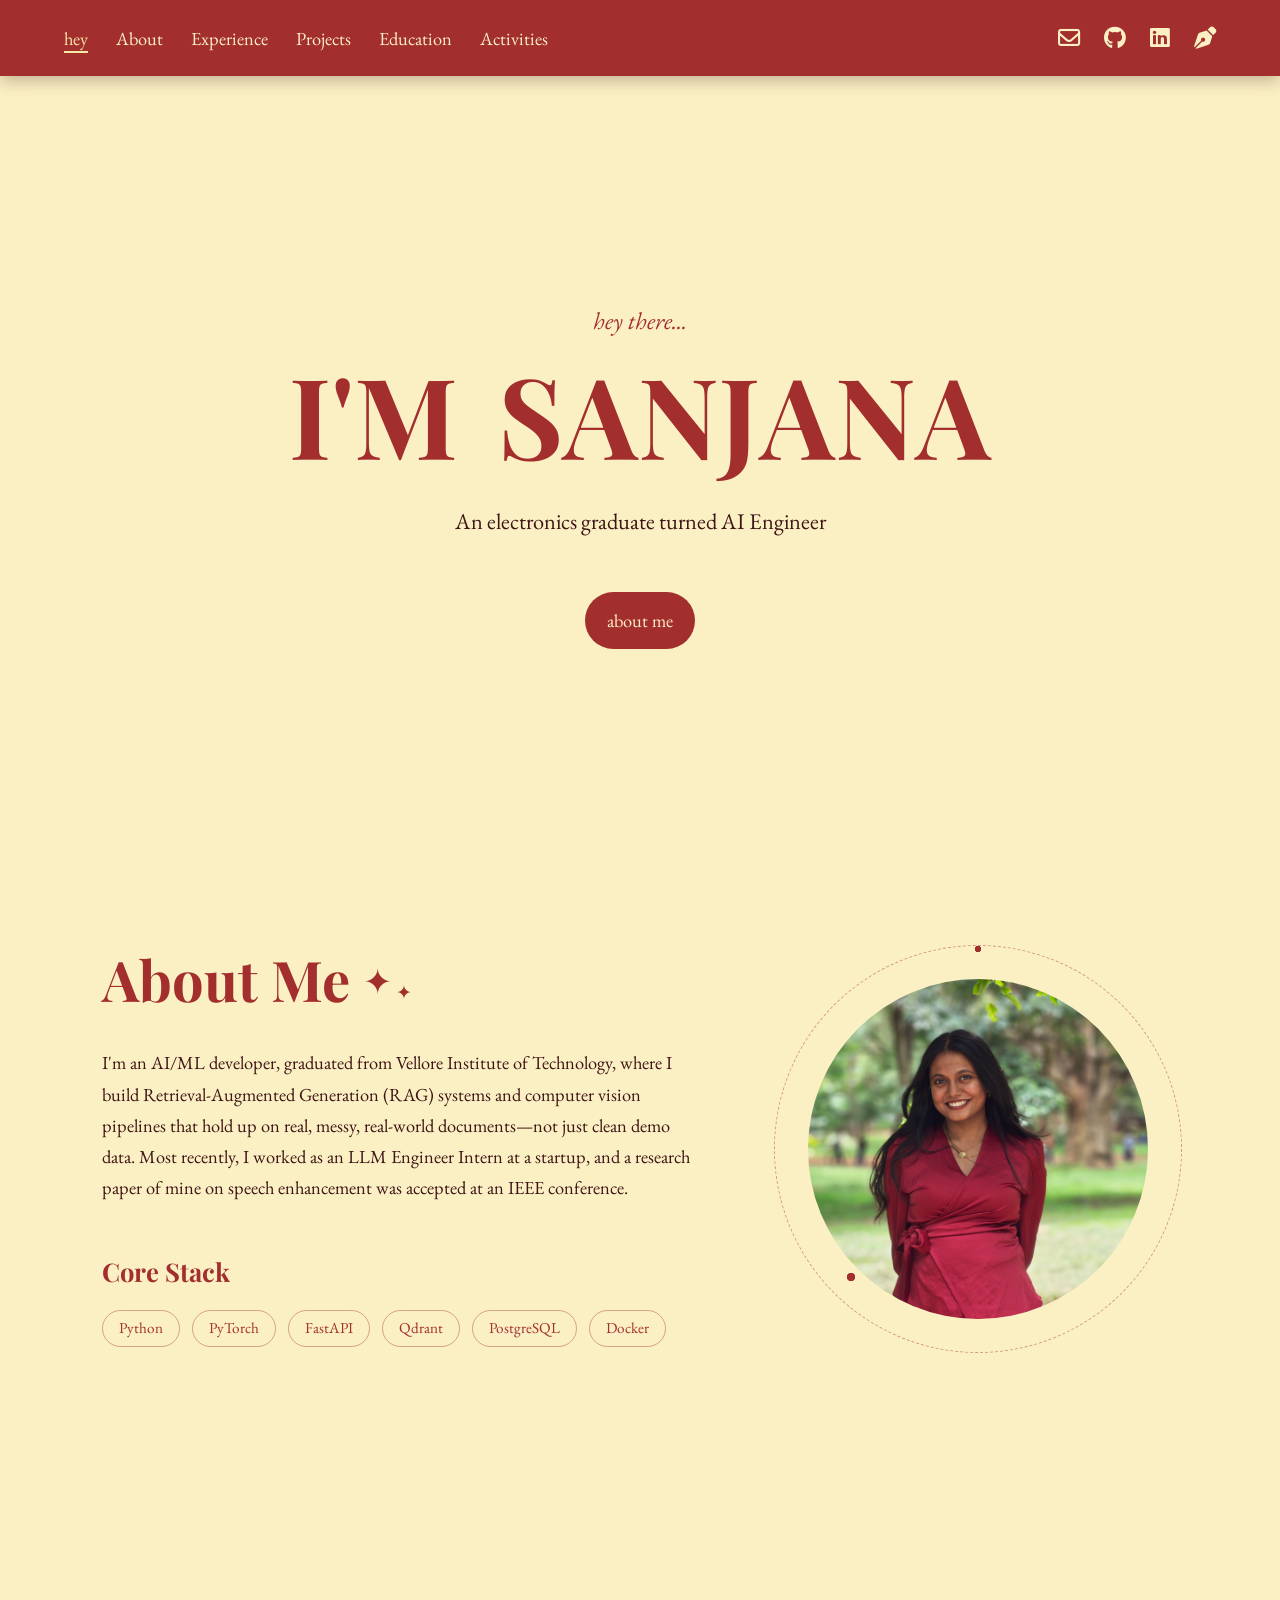
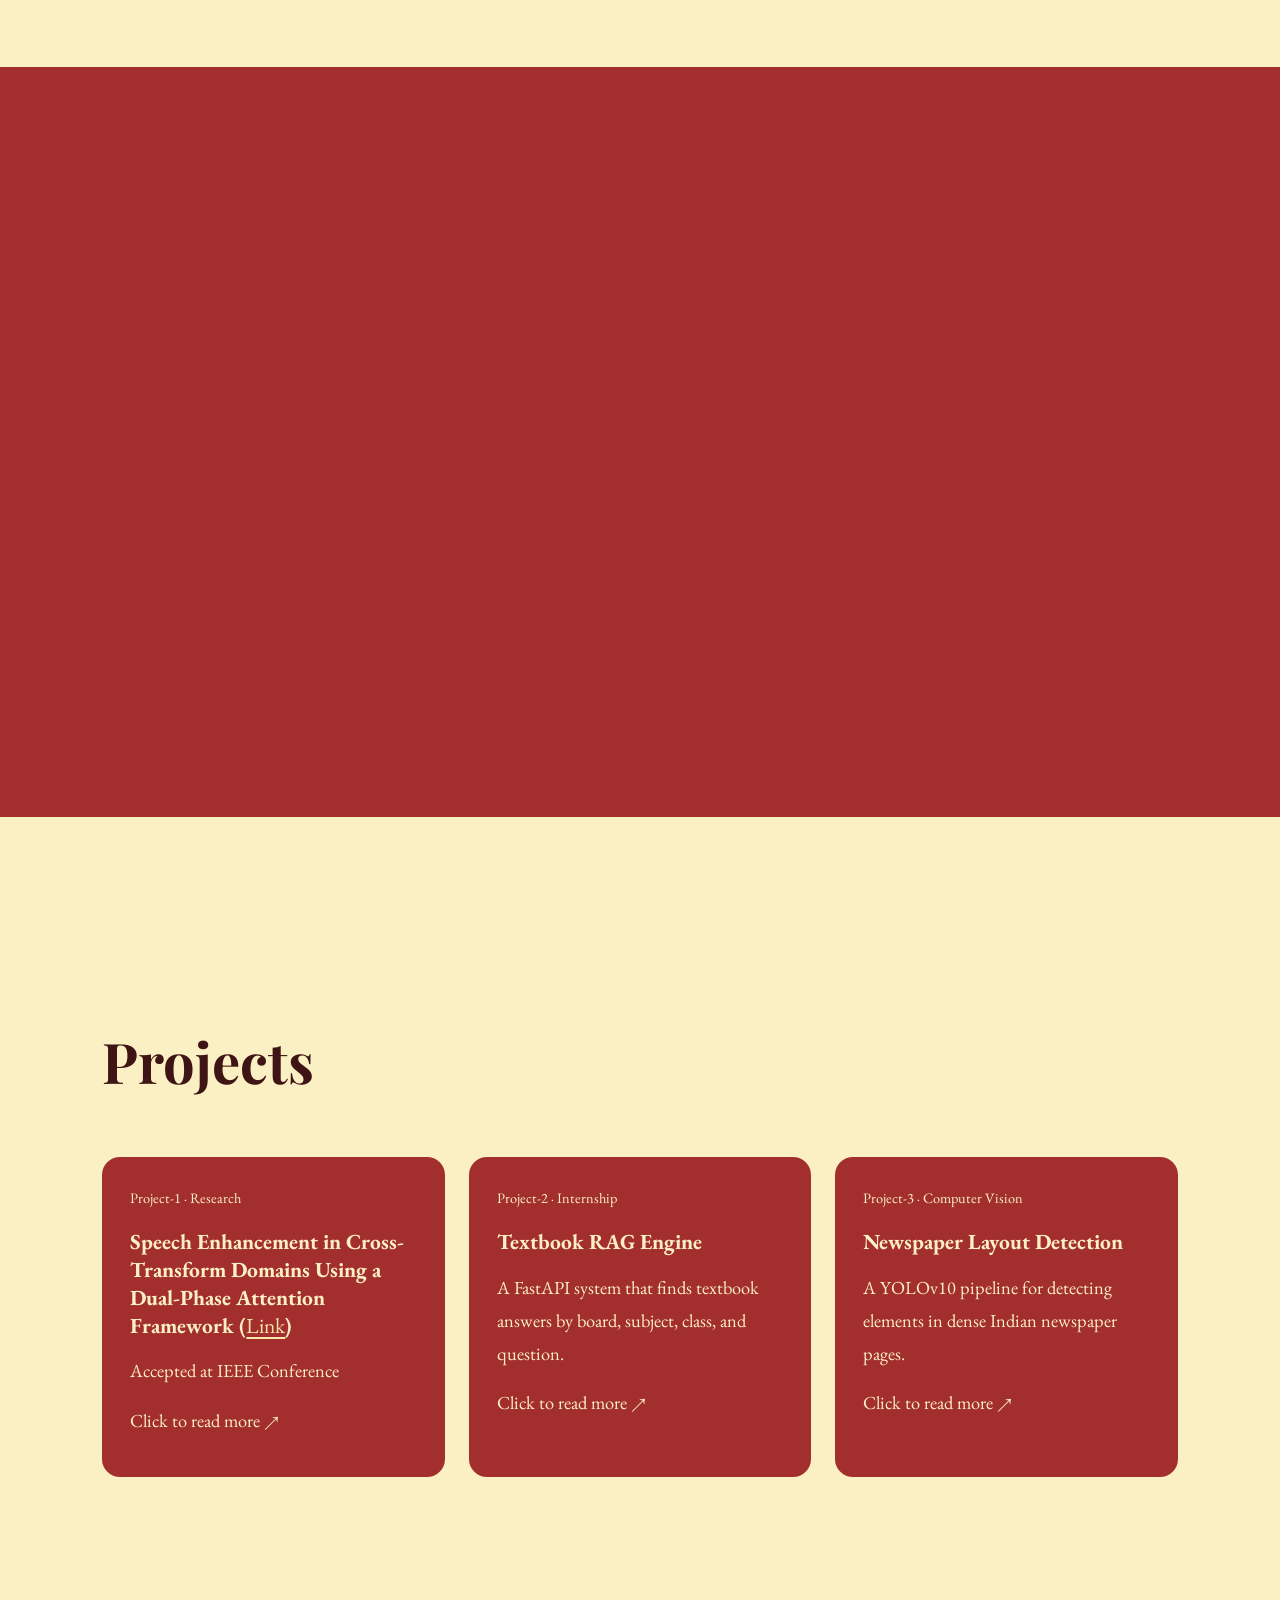
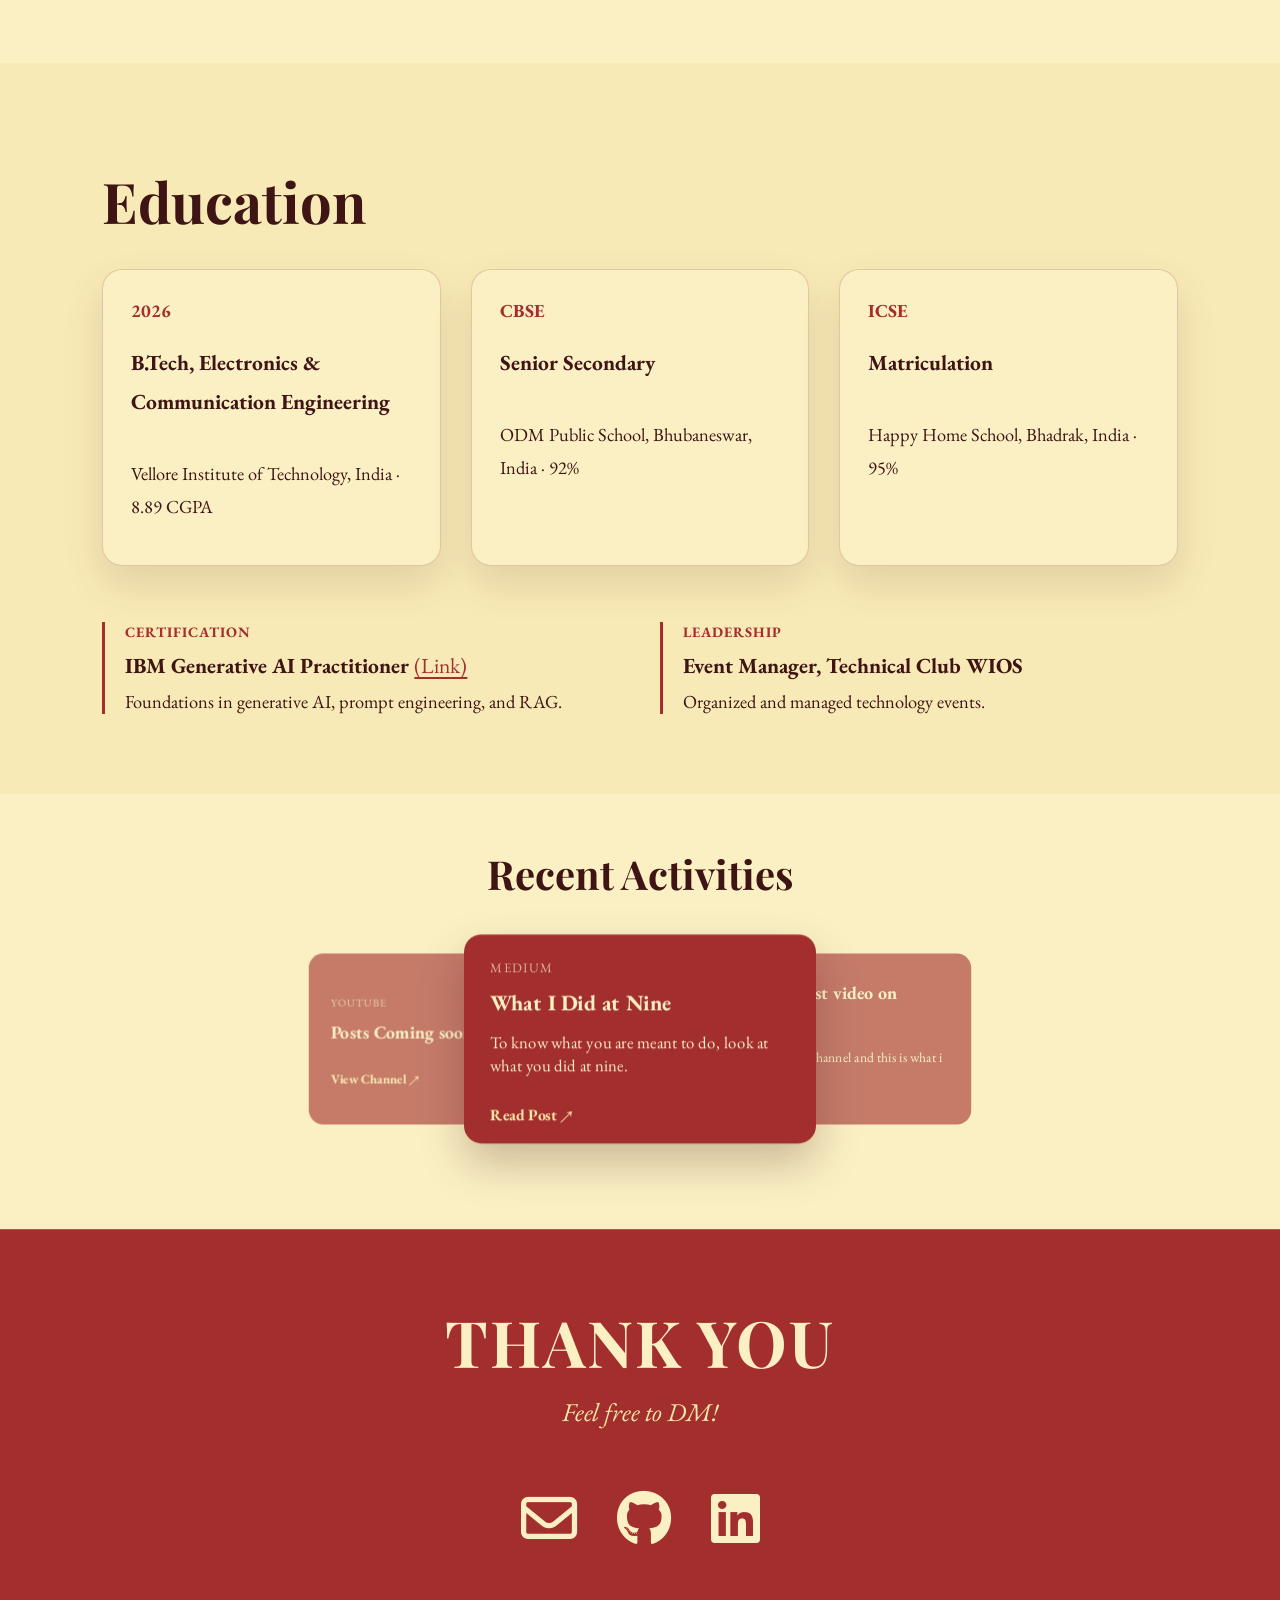
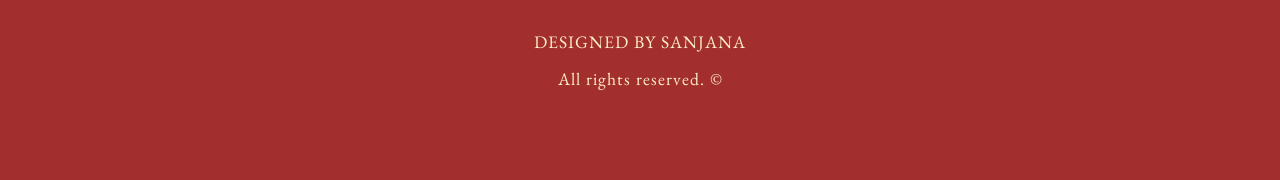
<file: index.html>
<!DOCTYPE html>
<html lang="en">
    <head>
    <link rel = 'stylesheet' href = 'style.css'>
    <link href="https://fonts.googleapis.com/css2?family=Playfair+Display:wght@700&display=swap" rel="stylesheet">
    <link href="https://fonts.googleapis.com/css2?family=EB+Garamond:ital,wght@0,400;0,500;1,400;1,500&family=Playfair+Display:wght@700&display=swap" rel="stylesheet">
    <link rel="stylesheet" href="https://cdnjs.cloudflare.com/ajax/libs/font-awesome/6.4.0/css/all.min.css">
    <meta charset="UTF-8">
    <meta name="viewport" content="width=device-width, initial-scale=1">
    <title>Sanjana's Portfolio</title>
  </head>
   

    <body>
        <nav>
          <button class="menu-btn" aria-label="Toggle Menu">
        <i class="fa-solid fa-bars"></i>
    </button>
    <!-- Left side: THESE MUST BE WRAPPED IN THIS DIV -->
    <div class="nav-links">
        <a href="#hey">hey</a>
        <a href="#about">About</a>
        <a href="#experience">Experience</a>
        <a href="#projects">Projects</a>
        <a href="#education">Education</a>
        <a href="#activities">Activities</a>
    </div>

    <!-- Right side: Icons -->
    <div class="social-links">
        <a href="mailto:sanjanadas1900@gmail.com"  aria-label="Email">
            <i class="fa-regular fa-envelope"></i>
        </a>
        <a href="https://github.com/dasSanjana" target="_blank" aria-label="GitHub">
            <i class="fa-brands fa-github"></i>
        </a>
        <a href="https://www.linkedin.com/in/sanjana-das-077547277/" target="_blank" aria-label="LinkedIn">
            <i class="fa-brands fa-linkedin"></i>
        </a>
        <a href="https://medium.com/@dassanjana1900" target="_blank" aria-label="Writing/Blog">
            <i class="fa-solid fa-pen-nib"></i>
        </a>
    </div>
</nav>
        <section id = "hey">
        <p class = "intro-text">hey there...</p>
        <h1 class="bounce-name">
  <span style="--i:1">I</span><span style="--i:2">'</span><span style="--i:3">M</span><span class="name-spacer"></span><span style="--i:4">S</span><span style="--i:5">A</span><span style="--i:6">N</span><span style="--i:7">J</span><span style="--i:8">A</span><span style="--i:9">N</span><span style="--i:10">A</span>
</h1>
        <p class="body-text">An electronics graduate turned AI Engineer</p>
        <a class = 'button' href = "#about">about me</a>
        </section>

        <section id="about">
  <div class="about-layout">
    
    <!-- ITEM 1: THE TEXT AND TECH STACK -->
    <div class="my-info reveal" style="--delay: 0ms">
      <h1>About Me
        <span class="stars">✦<span class="small-star">✦</span></span>
      </h1>
      <p>
        I'm an AI/ML developer, graduated from Vellore Institute of Technology, where I build Retrieval-Augmented
        Generation (RAG) systems and computer vision pipelines that hold up
        on real, messy, real-world documents—not just clean demo data.
        Most recently, I worked as an LLM Engineer Intern at a startup, and
        a research paper of mine on speech enhancement was accepted at an
        IEEE conference.
      </p>

      <!-- The tech stack goes here, BEFORE the closing div -->
      <div class="tech-stack">
        <h3>Core Stack</h3>
        <div class="tech-tags">
          <span>Python</span>
          <span>PyTorch</span>
          <span>FastAPI</span>
          <span>Qdrant</span>
          <span>PostgreSQL</span>
          <span>Docker</span>
        </div>
      </div>
    </div> <!-- THIS is the closing div for .my-info -->

    <!-- ITEM 2: THE PHOTO -->
    <div class="about-photo reveal" style="--delay: 150ms">
      <img src="sanjana.jpeg" alt="Portrait of Sanjana">
    </div>

  </div>
</section>

        <section id = "experience">
          <div class="experience-header reveal" style="--delay: 0ms">
    <h1>Experience</h1>
    <h2 class="hook">Turning ideas into useful AI products</h2>
</div>
        <article class="exp reveal" style="--delay: 150ms">
          <p class = 'exp-num'>01</p>
        <div class = 'exp-part'>
          <h3>AI/ML Product Intern</h3>
          <div class="company-meta">
           <p class="company">Sequspace Technology Pvt. Ltd.</p>
      <p class="experience-meta">
        Bhubaneswar, India · Remote</p>
        <p class = 'date'>Jan 2026–Aug 2026</p>
      </div>
           <ul class = 'exp-list'>
            <li>Built a FastAPI RAG system for educational board-exam textbooks.</li>
            <li>Connected answers to their chapters, page numbers, and source images.</li>
            <li>Trained YOLOv10 to detect layouts in dense Indian newspapers.</li>
            <li>Agents orchestration</li>
           </ul>
        </div>
        </article>
        </section>

        <section id = "projects">
        <h1 class="reveal" style="--delay: 0ms">Projects</h1>
        <div class = "project-grid">
        <article class="project-card project-card--flip reveal" style="--delay: 100ms">
  <div class="project-inner">
    <div class="project-face project-front">
      <p class="project-kind">Project-1 · Research</p>
      <h3>Speech Enhancement in Cross-Transform Domains Using a Dual-Phase Attention
Framework
(<a href="https://ieeexplore.ieee.org/document/11380802">Link</a>)</h3>
      <p>Accepted at IEEE Conference</p>
      <p>Click to read more ↗</p>
    </div>

    <div class="project-face project-back">
  <h4>Python</h4>
  <ul>
    <li>Developed a dual-phase SE model using STFT and STDCT for efficient magnitude and phase modeling</li>
    <li>Implemented real-time inference with attention-based feature extraction (MSFE, CSAtt)</li>
    <li>Reduced computational cost while improving speech quality using DNNs.</li>
  </ul>
  <p>Click to return.</p>
</div>
  </div>
</article>
            <article class="project-card project-card--flip reveal" style="--delay: 200ms">
            <div class = 'project-inner'>
            <div class = 'project-face project-front'>
            <p class="project-kind">Project-2 · Internship</p>
            <h3>Textbook RAG Engine</h3>
            <p>A FastAPI system that finds textbook answers by board, subject, class, and question.</p>
            <p>Click to read more ↗</p>
            </div>
            <div class = 'project-face project-back'>
      <h4>FastAPI, Python, Qdrant, Ollama (LLaVA), OpenCV, SentenceTransformers, pdfplumber</h4>
      <ul>
  <li><strong>Automated Multimodal Ingestion:</strong> Built a custom PDF parsing pipeline using pdfplumber and OpenCV to dynamically detect, crop, clean, and extract complex figure regions and diagrams from raw textbooks.</li>
  <li><strong>AI Image Captioning:</strong> Integrated Ollama's LLaVA vision model to automatically generate descriptive captions for all extracted diagrams, making visual content fully searchable alongside the text.</li>
  <li><strong>Metadata-Rich Vector Search:</strong> Embedded text and image captions using SentenceTransformers and upserted them into a Qdrant vector database, implementing strict metadata filtering capabilities (by board, class, subject, and academic year).</li>
  <li><strong>Custom Semantic Scoring Algorithm:</strong> Engineered a retrieval ranking system that accurately pairs retrieved text chunks with the most relevant diagrams using a weighted combination of cosine similarity, keyword matching, and page-proximity bonuses.</li>
  <li><strong>High-Performance REST API:</strong> Exposed the complete ingestion and retrieval pipelines via FastAPI endpoints, delivering strict, context-grounded LLM responses directly mapped to source files, page numbers, and image URLs.</li>
</ul>
      <p>Click to return.</p>
            </div>
            </div>
            </article>

           <article class="project-card project-card--flip reveal" style="--delay: 300ms">
            <div class="project-card--flip">
            <div class = 'project-inner'>
            <div class ='project-face project-front'>
            <p class="project-kind">Project-3 · Computer Vision</p>
            <h3>Newspaper Layout Detection</h3>
            <p>A YOLOv10 pipeline for detecting elements in dense Indian newspaper pages.</p>
            <p>Click to read more ↗</p>
            </div>
            <div class = 'project-face project-back'>
      <h4>Python, YOLOv10, Computer Vision (OpenCV), Web Automation, Data Engineering</h4>
        <ul>
  <li><strong>Large-Scale Web Automation:</strong> Engineered automated scripts to continuously scrape and download regional e-papers across multiple independent web sources, creating a steady data ingestion pipeline.</li>
  <li><strong>Custom Data Pre-Processing:</strong> Designed and implemented a custom pre-processing pipeline utilizing Logical Entity Grouping techniques. This crucial step organized messy, unstructured e-paper data into logical blocks before feeding it to the model, drastically improving detection accuracy.</li>
  <li><strong>YOLOv10 Fine-Tuning:</strong> Annotated 100 newspaper pages,trained and adapted a YOLOv10 layout detection model specifically for the unique architectural complexities of Indian newspapers, overcoming the limitations of standard Western-trained document models.</li>
  <li><strong>Advanced Post-Processing:</strong> Developed specialized post-processing logic to refine the model's bounding box outputs, ensuring highly accurate extraction of distinct newspaper elements like headlines, columns, images, and captions.</li>
</ul>
      <p>Click to return.</p>
            </div>
            </div>
            </article>
        </div>
        </section>

        <section id="education">

  <h2>Education</h2>

  <div class="education-grid">
    <article class="education-card reveal" style="--delay: 70ms">
      <span class="education-year">2026</span>
      <h3>B.Tech, Electronics &amp; Communication Engineering</h3>
      <p>Vellore Institute of Technology, India · 8.89 CGPA</p>
    </article>

    <article class="education-card reveal" style="--delay: 170ms">
      <span class="education-year">CBSE</span>
      <h3>Senior Secondary</h3>
      <p>ODM Public School, Bhubaneswar, India · 92%</p>
    </article>

    <article class="education-card reveal" style="--delay: 270ms">
      <span class="education-year">ICSE</span>
      <h3>Matriculation</h3>
      <p>Happy Home School, Bhadrak, India · 95%</p>
    </article>
  </div>

  <div class="education-extras">
    <article class="education-extra reveal" style="--delay: 70ms">
      <p class="eyebrow">Certification</p>
      <h3>IBM Generative AI Practitioner
        <a href="https://courses.vit.skillsnetwork.site/certificates/ae02a64d48394ba08c395de982028117">(Link)</a>
      </h3>
      <p>Foundations in generative AI, prompt engineering, and RAG.</p>
    </article>

    <article class="education-extra reveal" style="--delay: 170ms">
      <p class="eyebrow">Leadership</p>
      <h3>Event Manager, Technical Club WIOS</h3>
      <p>Organized and managed technology events.</p>
    </article>
  </div>
</section>
<section id="activities">
  <h1 class="reveal" style="--delay: 0ms">Recent Activities</h1>
  
  <div class="carousel-container reveal" style="--delay: 150ms">
   
    <div class="activity-card active" onclick="moveToCard(this)">
      <div class="card-content">
        <span class="activity-tag">Medium</span>
        <h3>What I Did at Nine</h3>
        <p>To know what you are meant to do, look at what you did at nine.</p>
        <a href="https://medium.com/@dassanjana1900/what-i-did-at-nine-a5fb6e8def65">Read Post ↗</a>
      </div>
    </div>
    
 
    <div class="activity-card active" onclick="moveToCard(this)">
      <div class="card-content">
        <span class="activity-tag">Medium</span>
        <h3>I posted my first video on youtube</h3>
        <p>I opened a youtube channel and this is what i expect myself to do</p>
        <a href="https://medium.com/@dassanjana1900/i-posted-my-first-video-on-youtube-b4416aced08f">Read Post ↗</a>
      </div>
    </div>
    
    
   
    <div class="activity-card" onclick="moveToCard(this)">
      <div class="card-content">
        <span class="activity-tag">Youtube</span>
        <h3>Posts Coming soon</h3>
        <p></p>
        <a href="https://www.youtube.com/@Sawnjawna19">View Channel ↗</a>
      </div>
    </div>
  </div>
</section>
    </body>
<!-- Footer Section -->
    <footer id="thank-you">
        <h1 class="reveal" style="--delay: 0ms">THANK YOU</h1>
        <p class="dm-message reveal" style="--delay: 100ms">Feel free to DM!</p>
        
        <div class="footer-socials reveal" style="--delay: 150ms">
            <!-- Using your actual links from earlier -->
            <a href="mailto:sanjanadas1900@gmail.com" aria-label="Email"><i class="fa-regular fa-envelope"></i></a>
            <a href="https://github.com/dasSanjana" target="_blank" aria-label="GitHub"><i class="fa-brands fa-github"></i></a>
            <a href="https://www.linkedin.com/in/sanjana-das-077547277/" target="_blank" aria-label="LinkedIn"><i class="fa-brands fa-linkedin"></i></a>
        </div>
        
        <div class="footer-credit reveal" style="--delay: 300ms">
            <p>DESIGNED BY SANJANA</p>
            <p>All rights reserved. &copy;</p>
        </div>
    </footer>

    <script>
  document.querySelectorAll('.project-card--flip').forEach(card => {
    card.addEventListener('click', () => {
      card.classList.toggle('is-flipped');
    });
  });

  // --- SCROLL REVEAL ANIMATIONS ---
  const revealElements = document.querySelectorAll(".reveal");

  const revealObserver = new IntersectionObserver((entries, observer) => {
    entries.forEach((entry) => {
      // When the element scrolls into view...
      if (entry.isIntersecting) {
        entry.target.classList.add("is-visible");
        observer.unobserve(entry.target); // Stop watching once it appears
      }
    });
  }, { 
    threshold: 0.1, // Triggers when 10% of the element is visible
    rootMargin: "0px 0px -50px 0px" // Triggers slightly before it hits the exact bottom
  });

  // Watch every element that has the "reveal" class
  revealElements.forEach((el) => revealObserver.observe(el));


  // --- SCROLL SPY FOR NAVIGATION ---
  const sections = document.querySelectorAll("section");
  const navLinks = document.querySelectorAll(".nav-links a");

  // This sets up a watcher that triggers when a section crosses the middle of your screen
  const scrollObserver = new IntersectionObserver((entries) => {
    entries.forEach((entry) => {
      if (entry.isIntersecting) {
        // First, remove the active class from ALL links
        navLinks.forEach((link) => link.classList.remove("active"));
        
        // Then, find the link that matches the current section and add 'active'
        const activeLink = document.querySelector(`.nav-links a[href="#${entry.target.id}"]`);
        if (activeLink) {
          activeLink.classList.add("active");
        }
      }
    });
  }, {
    // This defines the "trigger zone". 
    // It activates when the section hits the top 40% of the screen.
    rootMargin: "-40% 0px -60% 0px"
  });

  // Tell the observer to watch every section on the page
  sections.forEach((section) => scrollObserver.observe(section));

  // --- HIDE NAV BAR ON FOOTER ---
  const navBar = document.querySelector("nav");
  const footer = document.querySelector("#thank-you");

  const footerObserver = new IntersectionObserver((entries) => {
    entries.forEach((entry) => {
      // If the footer comes onto the screen, hide the nav bar
      if (entry.isIntersecting) {
        navBar.classList.add("nav-hidden");
      } else {
        // If the user scrolls back up, bring the nav bar back down
        navBar.classList.remove("nav-hidden");
      }
    });
  }, {
    threshold: 0.15 // Triggers as soon as the footer is 15% visible
  });

  if (footer) {
    footerObserver.observe(footer);
  }

  // --- CAROUSEL LOGIC ---
  const cards = Array.from(document.querySelectorAll('.activity-card'));
  let currentIndex = 0;
  let autoplayTimer;

  function updateCarousel() {
    // Remove all state classes
    cards.forEach(card => {
      card.classList.remove('active', 'prev', 'next');
    });

    // Calculate the indices for previous and next cards
    const prevIndex = (currentIndex === 0) ? cards.length - 1 : currentIndex - 1;
    const nextIndex = (currentIndex === cards.length - 1) ? 0 : currentIndex + 1;

    // Apply the classes to trigger the CSS transitions
    cards[currentIndex].classList.add('active');
    cards[prevIndex].classList.add('prev');
    cards[nextIndex].classList.add('next');
  }

  // Moves the carousel to the next card
  function nextSlide() {
    currentIndex = (currentIndex === cards.length - 1) ? 0 : currentIndex + 1;
    updateCarousel();
  }

  // Allows clicking side cards to bring them to the center
  function moveToCard(clickedCard) {
    if (clickedCard.classList.contains('active')) return;
    
    currentIndex = cards.indexOf(clickedCard);
    updateCarousel();
    
    // Reset the auto-play timer so it doesn't skip immediately after you click
    resetAutoplay();
  }

  function resetAutoplay() {
    clearInterval(autoplayTimer);
    autoplayTimer = setInterval(nextSlide, 4000); // Changes every 4 seconds
  }

  // Initialize
  updateCarousel();
  resetAutoplay();


  // --- MOBILE MENU TOGGLE ---
  const menuBtn = document.querySelector('.menu-btn');
  const navLinksContainer = document.querySelector('.nav-links');
  const mobileLinks = document.querySelectorAll('.nav-links a');

  // Toggle the menu when clicking the hamburger button
  menuBtn.addEventListener('click', () => {
      navLinksContainer.classList.toggle('menu-open');
  });

  // Automatically close the menu when you click any link
  mobileLinks.forEach(link => {
      link.addEventListener('click', () => {
          navLinksContainer.classList.remove('menu-open');
      });
  });
</script>
</html>
</file>
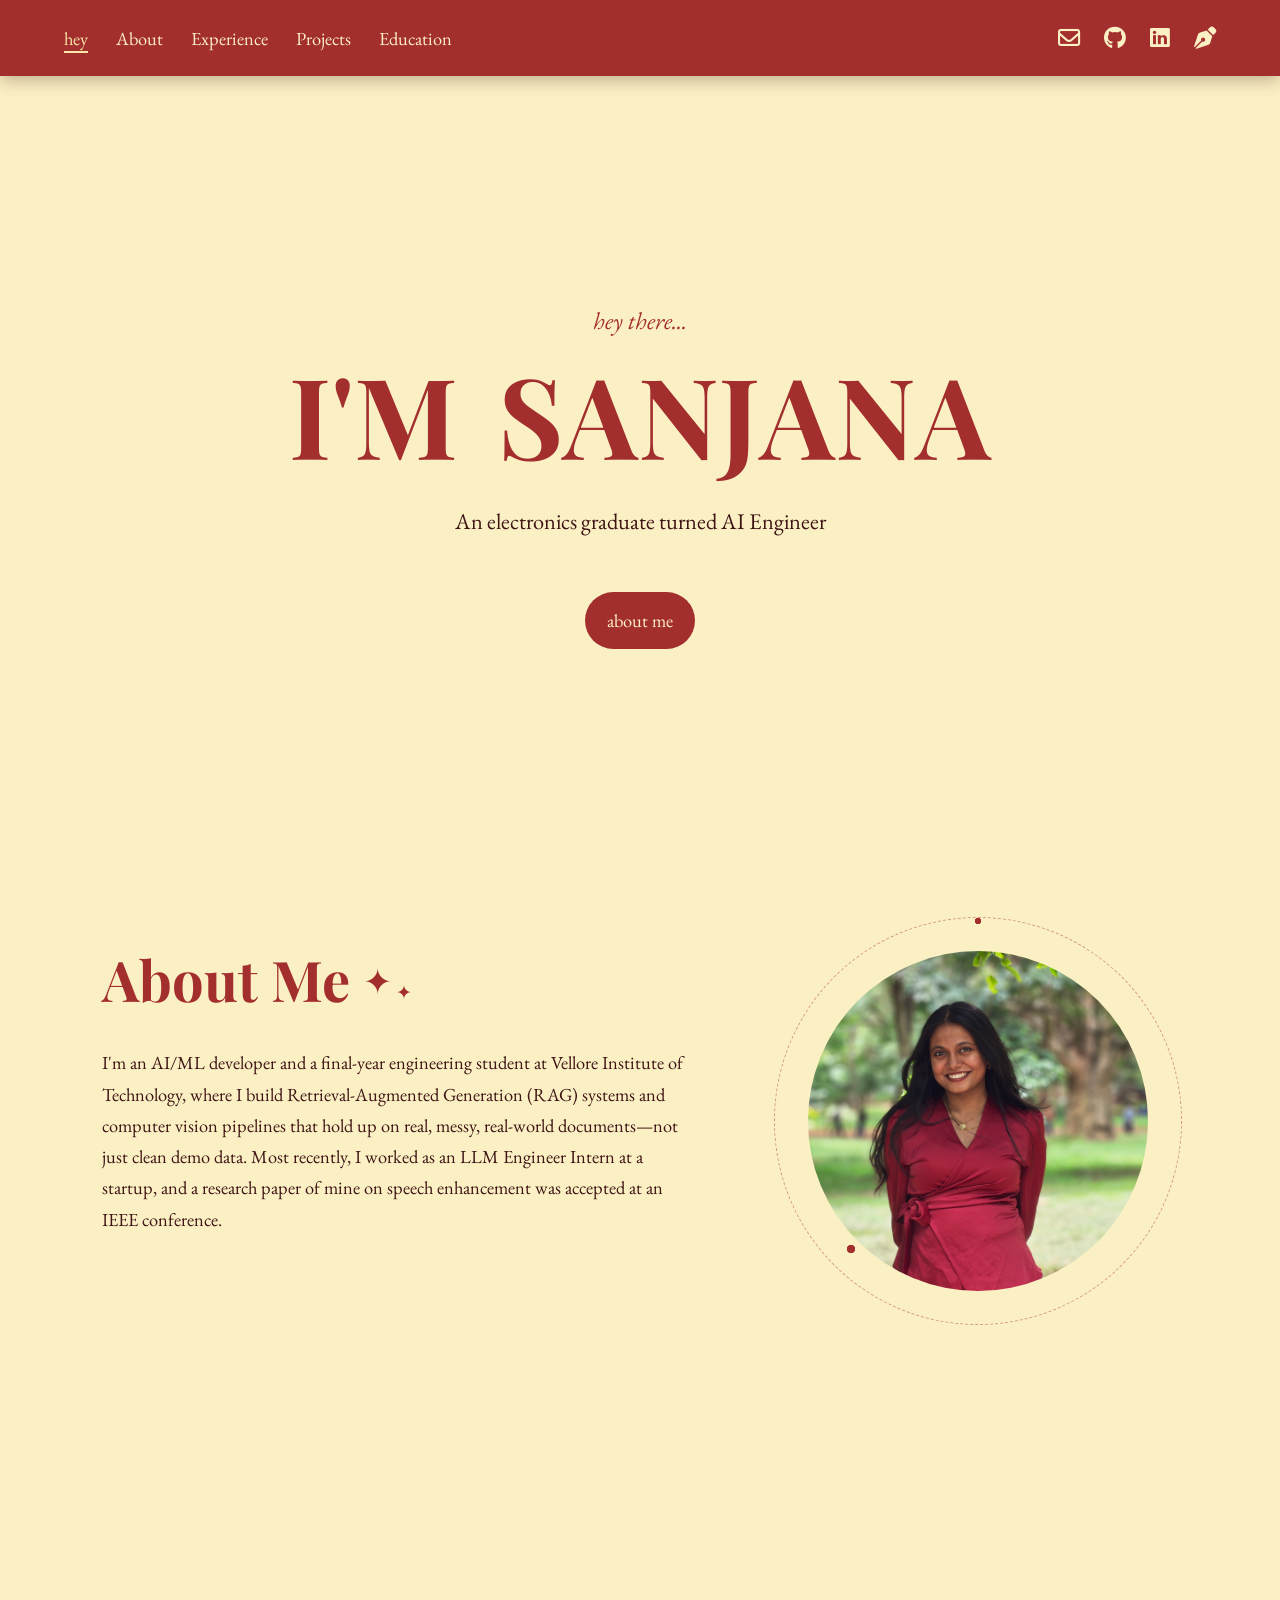
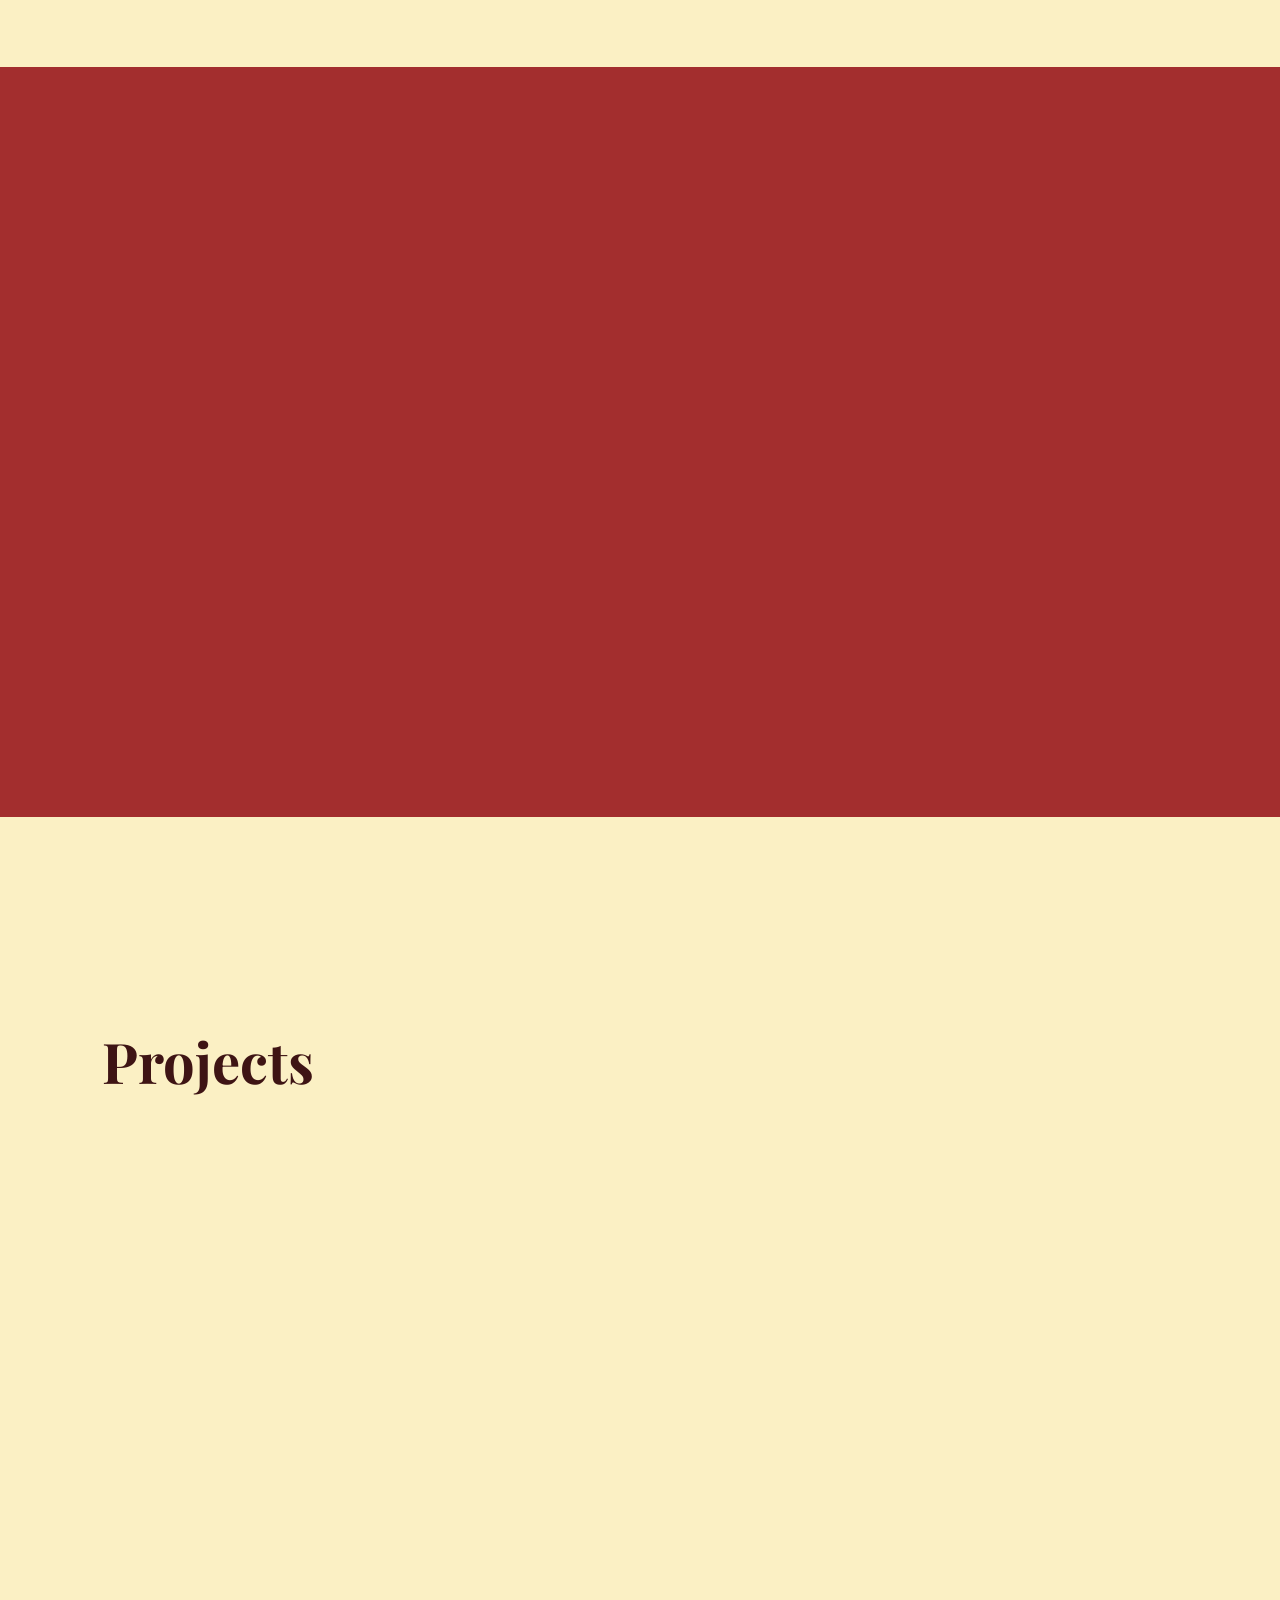
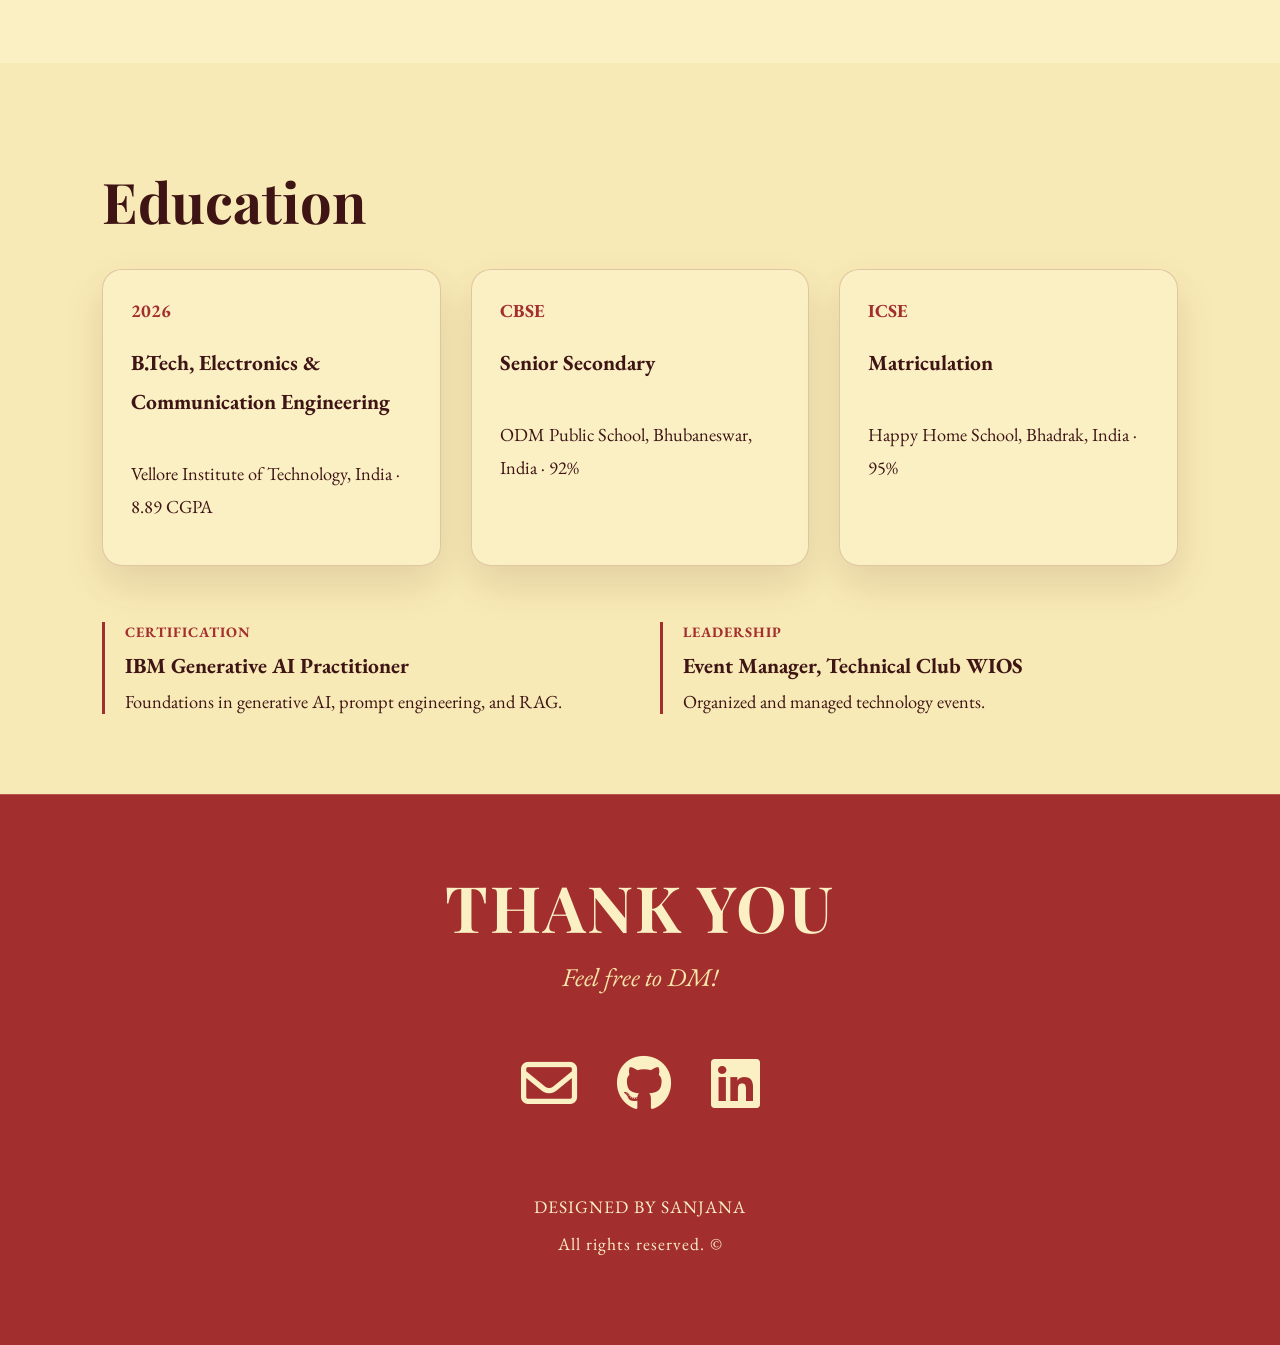
<file: base.html>
<!DOCTYPE html>
<html lang="en">
    <head>
    <link rel = 'stylesheet' href = 'style.css'>
    <link href="https://fonts.googleapis.com/css2?family=Playfair+Display:wght@700&display=swap" rel="stylesheet">
    <link href="https://fonts.googleapis.com/css2?family=EB+Garamond:ital,wght@0,400;0,500;1,400;1,500&family=Playfair+Display:wght@700&display=swap" rel="stylesheet">
    <link rel="stylesheet" href="https://cdnjs.cloudflare.com/ajax/libs/font-awesome/6.4.0/css/all.min.css">
    <meta charset="UTF-8">
    <meta name="viewport" content="width=device-width, initial-scale=1">
    <title>Sanjana's Portfolio</title>
  </head>
   

    <body>
        <nav>
    <!-- Left side: THESE MUST BE WRAPPED IN THIS DIV -->
    <div class="nav-links">
        <a href="#hey">hey</a>
        <a href="#about">About</a>
        <a href="#experience">Experience</a>
        <a href="#projects">Projects</a>
        <a href="#education">Education</a>
    </div>

    <!-- Right side: Icons -->
    <div class="social-links">
        <a href="mailto:sanjanadas1900@gmail.com"  aria-label="Email">
            <i class="fa-regular fa-envelope"></i>
        </a>
        <a href="https://github.com/dasSanjana" target="_blank" aria-label="GitHub">
            <i class="fa-brands fa-github"></i>
        </a>
        <a href="https://www.linkedin.com/in/sanjana-das-077547277/" target="_blank" aria-label="LinkedIn">
            <i class="fa-brands fa-linkedin"></i>
        </a>
        <a href="https://medium.com/@dassanjana1900" target="_blank" aria-label="Writing/Blog">
            <i class="fa-solid fa-pen-nib"></i>
        </a>
    </div>
</nav>
        <section id = "hey">
        <p class = "intro-text">hey there...</p>
        <h1 class="bounce-name">
  <span style="--i:1">I</span><span style="--i:2">'</span><span style="--i:3">M</span><span class="name-spacer"></span><span style="--i:4">S</span><span style="--i:5">A</span><span style="--i:6">N</span><span style="--i:7">J</span><span style="--i:8">A</span><span style="--i:9">N</span><span style="--i:10">A</span>
</h1>
        <p class="body-text">An electronics graduate turned AI Engineer</p>
        <a class = 'button' href = "#about">about me</a>
        </section>

        <section id="about">
         
  <div class="about-layout">
    <div class="my-info reveal" style="--delay: 0ms">
      <h1>About Me
        <span class="stars">✦<span class="small-star">✦</span></span>
      </h1>
      <p>
        I'm an AI/ML developer and a final-year engineering student at
        Vellore Institute of Technology, where I build Retrieval-Augmented
        Generation (RAG) systems and computer vision pipelines that hold up
        on real, messy, real-world documents—not just clean demo data.
        Most recently, I worked as an LLM Engineer Intern at a startup, and
        a research paper of mine on speech enhancement was accepted at an
        IEEE conference.
      </p>
    </div>

    <div class="about-photo reveal" style="--delay: 150ms">
      <img src="sanjana.jpeg" alt="Portrait of Sanjana">
    </div>
  </div>
  
</section>

        <section id = "experience">
          <div class="experience-header reveal" style="--delay: 0ms">
    <h1>Experience</h1>
    <h2 class="hook">Turning ideas into useful AI products</h2>
</div>
        <article class="exp reveal" style="--delay: 150ms">
          <p class = 'exp-num'>01</p>
        <div class = 'exp-part'>
          <h3>AI/ML Product Intern</h3>
          <div class="company-meta">
           <p class="company">Sequspace Technology Pvt. Ltd.</p>
      <p class="experience-meta">
        Bhubaneswar, India · Remote</p>
        <p class = 'date'>Jan 2026–Aug 2026</p>
      </div>
           <ul class = 'exp-list'>
            <li>Built a FastAPI RAG system for educational board-exam textbooks.</li>
            <li>Connected answers to their chapters, page numbers, and source images.</li>
            <li>Trained YOLOv10 to detect layouts in dense Indian newspapers.</li>
            <li>Agents orchestration</li>
           </ul>
        </div>
        </article>
        </section>

        <section id = "projects">
        <h1 class="reveal" style="--delay: 0ms">Projects</h1>
        <div class = "project-grid">
        <article class="project-card project-card--flip reveal" style="--delay: 100ms">
  <div class="project-inner">
    <div class="project-face project-front">
      <p class="project-kind">PROJ-1 · Research</p>
      <h3>Speech Enhancement Across Transform Domains</h3>
      <p>Click to read more ↗</p>
    </div>

    <div class="project-face project-back">
      <p class="project-kind">IEEE-accepted research</p>
      <h3>Dual-Phase Attention Framework</h3>
      <p>
        A speech-enhancement model using STFT and STDCT to model
        magnitude and phase, with attention-based feature extraction.
      </p>
      <p>Click to return.</p>
    </div>
  </div>
</article>
            <article class="project-card project-card--flip reveal" style="--delay: 200ms">
            <div class = 'project-inner'>
            <div class = 'project-face project-front'>
            <p class="project-kind">Project-2 · Internship</p>
            <h3>Textbook RAG Engine</h3>
            <p>A FastAPI system that finds textbook answers by board, subject, class, and question.</p>
            </div>
            <div class = 'project-face project-back'>
                <p class="project-kind">IEEE-accepted research</p>
      <h3>Dual-Phase Attention Framework</h3>
      <p>
        A speech-enhancement model using STFT and STDCT to model
        magnitude and phase, with attention-based feature extraction.
      </p>
      <p>Move the pointer away to return.</p>
            </div>
            </div>
            </article>

           <article class="project-card project-card--flip reveal" style="--delay: 300ms">
            <div class="project-card--flip">
            <div class = 'project-inner'>
            <div class ='project-face project-front'>
            <p class="project-kind">Project-3 · Computer Vision</p>
            <h3>Newspaper Layout Detection</h3>
            <p>A YOLOv10 pipeline for detecting elements in dense Indian newspaper pages.</p>
            </div>
            <div class = 'project-face project-back'>
                <p class="project-kind">IEEE-accepted research</p>
      <h3>Dual-Phase Attention Framework</h3>
      <p>
        A speech-enhancement model using STFT and STDCT to model
        magnitude and phase, with attention-based feature extraction.
      </p>
      <p>Move the pointer away to return.</p>
            </div>
            </div>
            </article>
        </div>
        </section>

        <section id="education">

  <h2>Education</h2>

  <div class="education-grid">
    <article class="education-card reveal" style="--delay: 70ms">
      <span class="education-year">2026</span>
      <h3>B.Tech, Electronics &amp; Communication Engineering</h3>
      <p>Vellore Institute of Technology, India · 8.89 CGPA</p>
    </article>

    <article class="education-card reveal" style="--delay: 170ms">
      <span class="education-year">CBSE</span>
      <h3>Senior Secondary</h3>
      <p>ODM Public School, Bhubaneswar, India · 92%</p>
    </article>

    <article class="education-card reveal" style="--delay: 270ms">
      <span class="education-year">ICSE</span>
      <h3>Matriculation</h3>
      <p>Happy Home School, Bhadrak, India · 95%</p>
    </article>
  </div>

  <div class="education-extras">
    <article class="education-extra reveal" style="--delay: 70ms">
      <p class="eyebrow">Certification</p>
      <h3>IBM Generative AI Practitioner</h3>
      <p>Foundations in generative AI, prompt engineering, and RAG.</p>
    </article>

    <article class="education-extra reveal" style="--delay: 170ms">
      <p class="eyebrow">Leadership</p>
      <h3>Event Manager, Technical Club WIOS</h3>
      <p>Organized and managed technology events.</p>
    </article>
  </div>
</section>
    </body>
<!-- Footer Section -->
    <footer id="thank-you">
        <h1 class="reveal" style="--delay: 0ms">THANK YOU</h1>
        <p class="dm-message reveal" style="--delay: 100ms">Feel free to DM!</p>
        
        <div class="footer-socials reveal" style="--delay: 150ms">
            <!-- Using your actual links from earlier -->
            <a href="mailto:sanjanadas1900@gmail.com" aria-label="Email"><i class="fa-regular fa-envelope"></i></a>
            <a href="https://github.com/dasSanjana" target="_blank" aria-label="GitHub"><i class="fa-brands fa-github"></i></a>
            <a href="https://www.linkedin.com/in/sanjana-das-077547277/" target="_blank" aria-label="LinkedIn"><i class="fa-brands fa-linkedin"></i></a>
        </div>
        
        <div class="footer-credit reveal" style="--delay: 300ms">
            <p>DESIGNED BY SANJANA</p>
            <p>All rights reserved. &copy;</p>
        </div>
    </footer>

    <script>
  document.querySelectorAll('.project-card--flip').forEach(card => {
    card.addEventListener('click', () => {
      card.classList.toggle('is-flipped');
    });
  });

  // --- SCROLL REVEAL ANIMATIONS ---
  const revealElements = document.querySelectorAll(".reveal");

  const revealObserver = new IntersectionObserver((entries, observer) => {
    entries.forEach((entry) => {
      // When the element scrolls into view...
      if (entry.isIntersecting) {
        entry.target.classList.add("is-visible");
        observer.unobserve(entry.target); // Stop watching once it appears
      }
    });
  }, { 
    threshold: 0.1, // Triggers when 10% of the element is visible
    rootMargin: "0px 0px -50px 0px" // Triggers slightly before it hits the exact bottom
  });

  // Watch every element that has the "reveal" class
  revealElements.forEach((el) => revealObserver.observe(el));


  // --- SCROLL SPY FOR NAVIGATION ---
  const sections = document.querySelectorAll("section");
  const navLinks = document.querySelectorAll(".nav-links a");

  // This sets up a watcher that triggers when a section crosses the middle of your screen
  const scrollObserver = new IntersectionObserver((entries) => {
    entries.forEach((entry) => {
      if (entry.isIntersecting) {
        // First, remove the active class from ALL links
        navLinks.forEach((link) => link.classList.remove("active"));
        
        // Then, find the link that matches the current section and add 'active'
        const activeLink = document.querySelector(`.nav-links a[href="#${entry.target.id}"]`);
        if (activeLink) {
          activeLink.classList.add("active");
        }
      }
    });
  }, {
    // This defines the "trigger zone". 
    // It activates when the section hits the top 40% of the screen.
    rootMargin: "-40% 0px -60% 0px"
  });

  // Tell the observer to watch every section on the page
  sections.forEach((section) => scrollObserver.observe(section));

  // --- HIDE NAV BAR ON FOOTER ---
  const navBar = document.querySelector("nav");
  const footer = document.querySelector("#thank-you");

  const footerObserver = new IntersectionObserver((entries) => {
    entries.forEach((entry) => {
      // If the footer comes onto the screen, hide the nav bar
      if (entry.isIntersecting) {
        navBar.classList.add("nav-hidden");
      } else {
        // If the user scrolls back up, bring the nav bar back down
        navBar.classList.remove("nav-hidden");
      }
    });
  }, {
    threshold: 0.15 // Triggers as soon as the footer is 15% visible
  });

  if (footer) {
    footerObserver.observe(footer);
  }
</script>
</html>
</file>
<file: style.css>
:root {
    --cream: #fbf0c4;
  --maroon: #a32e2e;
  --ink: #3e1414;
  --dark-cream:#f7e7a8;
}

* {
    box-sizing: border-box;
}

html { 
    scroll-behavior: smooth;
}

body {
    margin: 0;
    background: var(--cream);
    color: var(--ink);
    font-family: 'EB Garamond', serif; /* Applies the new classic font */
    font-size: 1.15rem; /* Makes it slightly larger and easier to read */
    line-height: 1.8; /* Gives the text that airy, spaced-out look */
}


nav {
    position: sticky;
    top: 0;
    background-color: var(--maroon);
    z-index: 10;
    display: flex;
    justify-content: space-between; /* This pushes the two div groups to opposite sides */
    align-items: center;
    padding: 18px 5%; 
    box-shadow: 0 4px 16px rgba(62, 20, 20, 0.3);
}

.nav-links {
    display: flex;
    gap: 28px;
}

.nav-links a {
    color: var(--cream);
    text-decoration: none;
}
.nav-links a.active {
    text-decoration: underline;
    text-underline-offset: 6px; /* Pushes the underline down slightly so it looks premium */
    text-decoration-thickness: 2px;
    color:var(--dark-cream); /* Brightens the active link slightly */
}
.nav-links a:hover {
    text-decoration: underline;
}

/* This controls the icon group */
.social-links {
    display: flex;
    gap: 24px; /* This creates the decent amount of space between your icons */
    align-items: center;
}

.social-links a {
    color: var(--cream);
    font-size: 1.4rem; /* Makes the icons a good size */
    text-decoration: none;
}

.social-links a:hover {
    color: #fff;
    transform: translateY(-2px); /* Slight bounce effect on hover */
}
section {
  /* Increase the top padding (110px) to give your titles plenty of breathing room below the nav */
  padding: 110px 8% 80px 8%; 
  
  /* CRITICAL: Set this to match your nav bar's exact height so it doesn't expose the previous section */
  scroll-margin-top: 74px; 
}

#hey {
    min-height: 85vh;
    display: flex;
    flex-direction: column;
    justify-content: center;
    align-items: center;
    text-align: center;
    gap: 16px; /* This dictates the exact, even space between every element */
}

#hey h1{
    color: var(--maroon);
    font-size: clamp(3rem, 10vw, 7rem);

}

#hey p, 
#hey h1 {
    margin: 0;
}

.button{
    padding: 12px 22px;
    color: var(--cream);
    background : var(--maroon);
    border-radius: 80px;
    text-decoration: none;
}

.button:hover {
  background: var(--maroon-dark, #800000); 
  cursor: pointer;
}

.intro-text{
    color: var(--maroon)
}

.body-text{
    color: var(--ink);
}

#experience,
#projects {
  min-height: calc(100vh - 54px);
  display: flex;
  flex-direction: column;
  justify-content: center;
}
.project-grid {
    display: grid;
    grid-template-columns: repeat(auto-fit, minmax(240px, 1fr));
    gap : 24px;
    margin-top: 28px;
}


.project-card{
    min-height: 300px;
    padding: 28px;
    display: flex;
    flex-direction: column;
    justify-content: space-between;
    color : var(--cream);
    background: var(--maroon);
    border-radius: 18px;
    transition: transform 0.25s ease, box-shadow 0.25s ease;

}


.project-kind {
  font-size: 0.9rem;
}

.project-card--flip {
  min-height: 320px;
  padding: 0;
  display: block;
  background: transparent;
  perspective: 1000px;
}

.project-card--flip .project-inner {
  position: relative;
  height: 320px;
  transform-style: preserve-3d;
  transition: transform 0.7s ease;
}

.project-card--flip .project-face {
  position: absolute;
  inset: 0;
  display: flex;
  flex-direction: column;
  justify-content: flex-start; 
  padding: 28px;
  border-radius: 18px;
  backface-visibility: hidden;
}

.project-card--flip .project-front {
  color: var(--cream);
  background: var(--maroon);
}

.project-card--flip .project-back {
  color: var(--ink);
  background: #fcf5d6;
  transform: rotateY(180deg);
}

.project-card--flip.is-flipped .project-inner {
  transform: rotateY(180deg);
}

/* --- PROJECT CARDS: SCROLLING & SPACING --- */
.project-front,
.project-back {
    display: flex;
    flex-direction: column;
    justify-content: flex-start; /* Keeps content flowing naturally from the top */
    gap: 16px; /* Adds consistent breathing room between elements */
    
    /* Makes the content scrollable if it exceeds the card height */
    overflow-y: auto; 
    
    /* Hides the scrollbar for a seamless editorial look */
    scrollbar-width: none; 
    -ms-overflow-style: none; 
}

/* Hides the scrollbar in Chrome, Safari, and Edge */
.project-front::-webkit-scrollbar,
.project-back::-webkit-scrollbar {
    display: none; 
}

/* --- INLINE LINK STYLING --- */
/* Styles the "(Link)" text you added next to the headings */
.project-front a,
.project-back a {
    color: var(--dark-cream); /* Replaces the default blue with your premium cream */
    text-decoration: underline;
    text-underline-offset: 4px; /* Drops the underline slightly for a cleaner look */
    font-weight: normal;
    transition: opacity 0.3s ease;
}

.project-front a:hover,
.project-back a:hover {
    opacity: 0.7; /* Gentle fade effect when hovered */
}

/* --- BULLETED LIST SPACING (For the back of the cards) --- */
.project-back ul {
    margin: 0;
    padding-left: 20px;
}

.project-back li {
    margin-bottom: 8px;
    line-height: 1.5;
}

/* --- ULTIMATE CARD SPACING OVERRIDE --- */
.project-card--flip .project-face,
.project-front,
.project-back {
    justify-content: flex-start !important;
}

/* This kills any lingering auto-margins that might be shoving the list to the bottom */
.project-front > :last-child,
.project-back > :last-child,
.project-back ul {
    margin-top: 0 !important; 
}

/* Removes default browser margins inside the cards so only your 16px gap applies */
.project-front h3,
.project-front p,
.project-back h3,
.project-back p {
    margin: 0;
}

/* Tightens the spacing between lines for long card titles */
.project-front h3,
.project-back h3 {
    line-height: 1.3; 
}

#experience{
  color: var(--cream);
  background-color: var(--maroon);
  min-height: 300px;
  padding: 80px 8%;

}

#experience .exp{
  padding: 28px 0;
  margin: 32px auto 0;
  max-width: 1000px;
  display: grid;
  grid-template-columns: 100px 1fr;
  gap: 24px;
  border-top: 1px solid rgba(251, 240, 196, 0.4);
  border-bottom: 1px solid rgba(251, 240, 196, 0.4);
}

#experience .exp-num{
  margin: 0;
  color: rgba(251, 240, 196, 0.45);
  font-size: 4rem;
}

#experience .exp-part h3{
   margin: 0 0 8px;
}

#experience .exp-list {
  padding-left: 20px;
  line-height: 1.6;
}
@media (max-width: 600px) {
#experience .exp{
     grid-template-columns: 1fr;
    gap: 8px;
}
}

#experience .experience-header {
    flex-direction: column; /* Stacks the heading and tagline vertically */
    align-items: flex-start; /* Aligns both lines to the left */
    gap: 12px; /* Adds breathing room between the two text blocks */
  }

.company-meta {
    flex-direction: column;
    gap: 6px;
  }

#education {
  background-color : var(--dark-cream);
}

#experience .experience-header h1 {
  font-family: 'Playfair Display', serif; /* Matches the "About Me" font style */
  font-size: 3.5rem; /* Matches the size of your "About Me" heading */
  margin: 0;
  line-height: 1;
}
#education .college {
  padding: 28px;
  display: flex;
  min-height: 200px;
  padding: 28px;
  border-radius: 18px;
  box-shadow: 0 4px 8px 0 rgba(0,0,0,0.2);
  overflow: hidden;
}

#education {
  background-color: #f8eab6;
}

.education-grid {
  display: grid;
  grid-template-columns: repeat(3, minmax(0, 1fr));
  gap: clamp(18px, 2.3vw, 32px);
}

.education-card {
  /* REDUCED: Removed the huge 248px minimum height. 
     A smaller minimum keeps them looking like cards without being unnecessarily giant. */
  min-height: 160px; 
  
  /* REDUCED: Tighter padding so the content doesn't look lost inside a huge box */
  padding: 24px 28px; 
  
  background: var(--cream);
  border: 1px solid rgba(122, 31, 31, 0.2);
  border-radius: 20px;
  box-shadow: 0 18px 40px rgba(74, 20, 20, 0.12);
  
  /* NEW: Pushes the text closer together inside the card */
  display: flex;
  flex-direction: column;
  justify-content: flex-start;
  gap: 8px;
}

.education-year {
  display: block;
  margin-bottom: 8px; /* REDUCED from 24px to tighten up the spacing */
  color: var(--maroon);
  font-weight: bold;
}

.education-card h3,
.education-extra h3 {
  margin: 0 0 10px;
  color: var(--ink);
}

#projects h1,
#education h1,
#education h2 {
  font-family: 'Playfair Display', serif; 
  font-size: 3.5rem; 
  margin: 0 0 40px 0; /* Gives a nice breathing room before the cards start */
  line-height: 1;
}
.education-extras {
  display: grid;
  grid-template-columns: 1fr 1fr;
  gap: 40px;
  margin-top: 56px;
}

.education-extra {
  padding-left: 20px;
  border-left: 3px solid var(--maroon);
  
  /* NEW: Turns the block into a vertical stack and controls the exact spacing */
  display: flex;
  flex-direction: column;
  justify-content: flex-start; /* Stops the text from stretching vertically */
  gap: 8px; /* Tightly packs the eyebrow, title, and description together */
}

.education-extra p, 
.education-extra h3 {
  margin: 0 !important; 
  line-height: 1.4; /* Makes the individual lines slightly tighter than the global body text */
}

.education-extra .eyebrow {
  color: var(--maroon);
  font-size: 0.9rem;
  font-weight: bold;
  text-transform: uppercase;
  letter-spacing: 1px;
}

/* --- EDUCATION SECTION LINK STYLING --- */
.education-extra a {
    color: var(--maroon); /* Replaces the default blue with your theme color */
    text-decoration: underline;
    text-underline-offset: 4px; /* Drops the underline slightly for a cleaner look */
    font-weight: normal; /* Keeps the "(Link)" text from looking too bulky next to the bold title */
    transition: opacity 0.3s ease;
}

.education-extra a:hover {
    opacity: 0.7; /* Gentle fade effect when hovered */
}


.reveal {
  opacity: 0;
  transform: translateY(40px);
  /* Uses the premium smooth curve from your hero section */
  transition: opacity 0.8s cubic-bezier(0.2, 0.8, 0.2, 1), transform 0.8s cubic-bezier(0.2, 0.8, 0.2, 1);
  transition-delay: var(--delay, 0ms);
}

/* The ending state (visible and in place) */
.reveal.is-visible {
  opacity: 1;
  transform: translateY(0);
}

@media (max-width: 900px) {
  .education-grid {
    grid-template-columns: 1fr;
  }
}

@media (max-width: 700px) {
  .education-extras {
    grid-template-columns: 1fr;
  }
}

#about {
  padding: 110px 8% 140px 8%;
  display: block;
  min-height: calc(100vh - 74px); 
}

#about .about-layout {
  width: 100%;
  display: grid;
  grid-template-columns: minmax(0, 1.2fr) minmax(240px, 0.8fr);
  align-items: start; /* CRITICAL FIX: Aligns the text to the top instead of pushing it down */
  gap: clamp(32px, 6vw, 80px);
}

#about .my-info {
  display: flex;
  flex-direction: column;
  align-items: flex-start;
  gap: 20px;
  max-width: 700px;
}


#about .my-info h1 {
  color: var(--maroon);
  font-family: 'Playfair Display', serif;
  margin: 0 0 20px 0;
  font-size: 3.5rem; /* Increases the heading size */
  line-height: 1; /* Keeps the spacing tight */
}

#about .my-info p {
  margin: 0;
  line-height: 1.7;
}
#about .about-photo {
  position: relative;
  justify-self: center;
  align-self: center; /* Keeps the photo vertically centered even though the text moved up */
  width: min(100%, 340px);
  aspect-ratio: 1;
}

#about .about-photo::before {
  content: "";
  position: absolute;
  inset: -34px;
  border: 1.5px dashed rgba(163, 46, 46, 0.45);
  border-radius: 50%;
  animation: orbit-spin 30s linear infinite;
  pointer-events: none;
}

#about .about-photo::after {
  content: "";
  position: absolute;
  inset: -34px;
  background:
    radial-gradient(circle, var(--maroon) 0 3px, transparent 3.5px)
      50% 0 / 8px 8px no-repeat,
    radial-gradient(circle, var(--maroon) 0 4px, transparent 4.5px)
      18% 82% / 10px 10px no-repeat;
  animation: orbit-spin 18s linear infinite;
  pointer-events: none;
}

#about .about-photo img {
  display: block;
  width: 100%;
  height: 100%;
  object-fit: cover;
  border-radius: 50%;
  box-shadow: 0 0 0 8px var(--cream);
  animation: photo-float 5s ease-in-out infinite;
}
.stars {
  color: var(--maroon);
  font-size: 2.2rem;
  display: inline-block;
  position: relative;
  font-weight: normal; /* Prevents the star from looking too bold/distorted */
  transform: translateY(-8px); /* Lifts the stars slightly above the text */
}

/* Styles the secondary, smaller star */
.small-star {
  font-size: 1.2rem;
  position: absolute;
  bottom: -4px; /* Pushes the small star down */
  right: -20px; /* Pushes the small star to the right */
}

@keyframes orbit-spin {
  to {
    transform: rotate(360deg);
  }
}


@media (prefers-reduced-motion: reduce) {
  #about .about-photo::before,
  #about .about-photo::after {
    animation: none;
  }
}

@keyframes photo-float {
  0%, 100% {
    transform: translateY(0);
  }
  50% {
    transform: translateY(-8px);
  }
}

/* Keep the fade up for the other elements */
@keyframes fadeSlideUp {
  0% { opacity: 0; transform: translateY(25px); }
  100% { opacity: 1; transform: translateY(0); }
}

/* --- MOBILE ABOUT SECTION FIX --- */
@media (max-width: 768px) {
  #about .about-layout {
    /* Creates a new mobile layout: a large column for the heading, and a 110px column for the photo */
    grid-template-columns: 1fr 110px; 
    gap: 16px 20px; 
    align-items: center; 
  }
  
  /* This breaks the heading and text out of their wrapper just for mobile layout */
  #about .my-info {
    display: contents; 
  }
  
  /* Locks the heading into the top-left spot */
  #about .my-info h1 {
    grid-column: 1 / 2;
    grid-row: 1 / 2;
    font-size: 2.8rem; /* Slightly scaled down so it doesn't collide with the photo */
    margin: 0; 
  }
  
  /* Locks the photo into the top-right spot and shrinks it */
  #about .about-photo {
    grid-column: 2 / 3;
    grid-row: 1 / 2;
    width: 110px; /* Small enough to fit beside the heading */
  }
  
  /* Forces the paragraph text to drop down to the second row and stretch across both columns */
  #about .my-info p {
    grid-column: 1 / 3;
    grid-row: 2 / 3;
    margin-top: 10px;
  }
  
  /* Shrinks the orbital rings so they don't overlap your text on small screens */
  #about .about-photo::before,
  #about .about-photo::after {
    inset: -12px; 
  }
}
#hey .intro-text {
  font-size: 1.5rem; /* Increased font size */
  font-style: italic; /* Matches the reference design */
  margin: 0; /* Removes the default spacing */
  color: var(--maroon);
  
  /* Keep your existing animation properties here */
  opacity: 0;
  animation: fadeSlideUp 0.8s cubic-bezier(0.2, 0.8, 0.2, 1) forwards;
}

#hey .body-text {
  font-size: 1.4rem; /* Increased font size */
  margin: 15px 0 35px 0; /* 15px gap above, 35px gap below before the button */
  color: var(--ink);
  opacity: 0;
  animation: fadeSlideUp 0.8s cubic-bezier(0.2, 0.8, 0.2, 1) forwards;
  animation-delay: 0.8s;
}/* Waits until the bounce is almost done */


#hey .button {
  opacity: 0;
  animation: fadeSlideUp 0.8s cubic-bezier(0.2, 0.8, 0.2, 1) forwards;
  animation-delay: 1s;
}

/* --- NEW: The Canva-Style Bounce for the Name --- */
.bounce-name {
    font-family: 'Playfair Display', serif; 
    text-transform: uppercase; 
    color: var(--maroon);
    font-size: clamp(3rem, 10vw, 7rem);
    font-weight: 700; 
    line-height: 1; /* FIX: This stops the global 1.8 line-height from creating massive gaps */
}

.bounce-name span:not(.name-spacer) {
  display: inline-block; 
  opacity: 0; 
  animation: letterBounce 0.8s cubic-bezier(0.2, 0.8, 0.2, 1) forwards;
  animation-delay: calc(var(--i) * 0.08s + 0.15s);
}
/* The actual bounce keyframes */
@keyframes letterBounce {
  0% {
    opacity: 0;
    transform: translateY(30px);
  }
  40% {
    opacity: 1;
    transform: translateY(-20px); /* Bounces up */
  }
  70% {
    opacity: 1;
    transform: translateY(5px);  /* Dips slightly down */
  }
  100% {
    opacity: 1;
    transform: translateY(0);    /* Rests at baseline */
  }
}

.name-spacer {
  display: inline-block;
  width: 0.35em; /* Adjust this value up or down (e.g., 0.2em or 0.5em) to get the perfect gap */
}

/* --- FOOTER STYLES --- */
#thank-you {
    background-color: var(--maroon);
    color: var(--cream);
    min-height: 60vh;
    display: flex;
    flex-direction: column;
    justify-content: center;
    align-items: center;
    text-align: center;
    padding: 80px 5%;
    border-top: 1px solid rgba(251, 240, 196, 0.2); /* Soft separator line */
}

#thank-you h1 {
    font-family: 'Playfair Display', serif;
    font-size: 4rem; /* Big and elegant */
    letter-spacing: 2px;
    margin: 0 0 40px 0;
    line-height: 1;
}

.footer-socials {
    display: flex;
    gap: 40px;
    margin-bottom: 50px;
}

.footer-socials a {
    color: var(--cream);
    font-size: 3.5rem; /* Larger than the nav bar icons */
    transition: transform 0.4s cubic-bezier(0.2, 0.8, 0.2, 1), color 0.3s ease;
}

.footer-socials a:hover {
    color: #fff;
    transform: translateY(-6px) scale(1.05); /* Premium float-up effect */
}

.footer-credit p {
    margin: 5px 0;
    font-size: 1.1rem;
    letter-spacing: 1px;
}

/* --- NAV BAR TRANSITION --- */
/* Add this specific class to smoothly hide the nav bar */
nav.nav-hidden {
    transform: translateY(-100%);
}

.dm-message {
    font-family: 'EB Garamond', serif;
    font-size: 1.6rem;
    font-style: italic;
    color: var(--dark-cream); /* Uses your darker cream for a premium look */
    margin: -25px 0 35px 0; /* Pulls it up closer to the heading, pushes icons down */
}

/* --- ACTIVITIES CAROUSEL --- */
#activities {
  /* REDUCED: Much smaller top and bottom padding so it takes up less screen height */
  padding: 60px 8% 80px 8%; 
  scroll-margin-top: 74px;
  overflow: hidden; 
}

#activities h1 {
  font-family: 'Playfair Display', serif; 
  /* REDUCED: Scaled down from 3.5rem to 2.5rem so it feels like a secondary section */
  font-size: 2.5rem; 
  margin: 0 0 35px 0;
  line-height: 1;
  text-align: center;
}

.carousel-container {
  position: relative;
  height: 220px;
  display: flex;
  justify-content: center;
  align-items: center;
  perspective: 1000px;
}

.activity-card {
  position: absolute;
  /* REDUCED: Narrower and shorter cards */
  width: min(70vw, 320px); 
  height: 190px; 
  background: var(--maroon);
  color: var(--cream);
  border-radius: 16px;
  /* REDUCED: Tighter inner spacing */
  padding: 20px 24px; 
  display: flex;
  flex-direction: column;
  justify-content: center;
  transition: all 0.6s cubic-bezier(0.2, 0.8, 0.2, 1);
  opacity: 0;
  z-index: 1;
  transform: scale(0.8) translateX(0);
  cursor: pointer;
}

/* The Center Card */
.activity-card.active {
  opacity: 1;
  z-index: 3;
  transform: scale(1.1) translateX(0);
  box-shadow: 0 18px 40px rgba(62, 20, 20, 0.25);
  cursor: default;
}

/* The Left Card */
.activity-card.prev {
  opacity: 0.6;
  z-index: 2;
  transform: scale(0.9) translateX(-65%);
}

/* The Right Card */
.activity-card.next {
  opacity: 0.6;
  z-index: 2;
  transform: scale(0.9) translateX(65%);
}

.activity-card:hover:not(.active) {
  opacity: 0.9;
}

/* REDUCED: Scaled down the text inside the cards so it fits perfectly */
.activity-tag {
  font-size: 0.75rem;
  text-transform: uppercase;
  letter-spacing: 1px;
  color: rgba(251, 240, 196, 0.7);
  margin-bottom: 8px;
}

.card-content h3 {
  margin: 0 0 8px 0;
  font-size: 1.25rem;
}

.card-content p {
  margin: 0 0 16px 0;
  font-size: 0.95rem;
  line-height: 1.4;
}

.card-content a {
  color: var(--dark-cream);
  text-decoration: none;
  font-weight: bold;
  font-size: 0.9rem;
  margin-top: auto;
}

/* --- MOBILE NAVIGATION --- */

/* Default: Hide the hamburger menu on desktop */
.menu-btn {
    display: none;
    background: transparent;
    border: 1.5px solid var(--cream); /* Creates the rounded box */
    color: var(--cream);
    border-radius: 8px; 
    padding: 6px 12px;
    font-size: 1.4rem;
    cursor: pointer;
}



/* Mobile Adjustments */
@media (max-width: 768px) {
    .menu-btn {
        display: block; /* Show hamburger */
    }

    /* Transform the links into a dropdown menu */
    .nav-links {
        position: absolute;
        top: 100%; /* Drops it right below the red nav bar */
        left: 0;
        width: 100%;
        background: var(--maroon);
        flex-direction: column;
        align-items: center;
        gap: 20px;
        padding: 0;
        height: 0;
        overflow: hidden;
        transition: all 0.3s cubic-bezier(0.2, 0.8, 0.2, 1);
        box-shadow: 0 10px 16px rgba(62, 20, 20, 0.3);
    }

    /* When the Javascript adds the 'menu-open' class, the menu slides down */
    .nav-links.menu-open {
        height: 340px; /* Increased to fit the Activities link */
        padding: 30px 0;
    }

    /* Make the social icons more compact on mobile */
    .social-links {
        gap: 16px; 
    }
    
    .social-links a {
        font-size: 1.2rem; 
    }
    /* --- MOBILE CAROUSEL FIX (3D EFFECT) --- */
  #activities .carousel-container {
    height: 220px; 
  }

  #activities .activity-card {
    width: 60vw; /* Narrow enough to let the side cards show */
    height: 180px;
    padding: 16px 20px; 
  }

  /* Shrink the text slightly so it still fits inside the mini mobile cards */
  #activities .card-content h3 { 
    font-size: 1.1rem; 
    margin-bottom: 6px;
  }
  
  #activities .card-content p { 
    font-size: 0.85rem; 
    margin-bottom: 12px; 
    line-height: 1.3; 
  }

  /* Re-enable and scale the side cards for the mobile 3D effect */
  #activities .activity-card.active {
    transform: scale(1.1) translateX(0);
  }

  #activities .activity-card.prev {
    opacity: 0.5;
    pointer-events: auto;
    transform: scale(0.85) translateX(-70%); /* Pulls it closer to the center card */
  }

  #activities .activity-card.next {
    opacity: 0.5;
    pointer-events: auto;
    transform: scale(0.85) translateX(70%); /* Pulls it closer to the center card */
  }
}

/* --- TECH STACK STYLING --- */
.tech-stack {
  margin-top: 24px;
  width: 100%;
}

.tech-stack h3 {
  font-family: 'Playfair Display', serif;
  color: var(--maroon);
  margin: 0 0 16px 0;
  font-size: 1.6rem;
}

.tech-tags {
  display: flex;
  flex-wrap: wrap; /* Allows tags to wrap to the next line on smaller screens */
  gap: 12px;
}

.tech-tags span {
  background: transparent;
  color: var(--maroon);
  border: 1px solid rgba(163, 46, 46, 0.4); /* Soft maroon border */
  padding: 4px 16px;
  border-radius: 50px; /* Creates the elegant rounded pill shape */
  font-size: 0.95rem;
  transition: all 0.3s ease;
  cursor: default;
}

/* Adds a smooth fill effect when hovered */
.tech-tags span:hover {
  background: var(--maroon);
  color: var(--cream);
  border-color: var(--maroon);
  transform: translateY(-2px);
}
</file>
